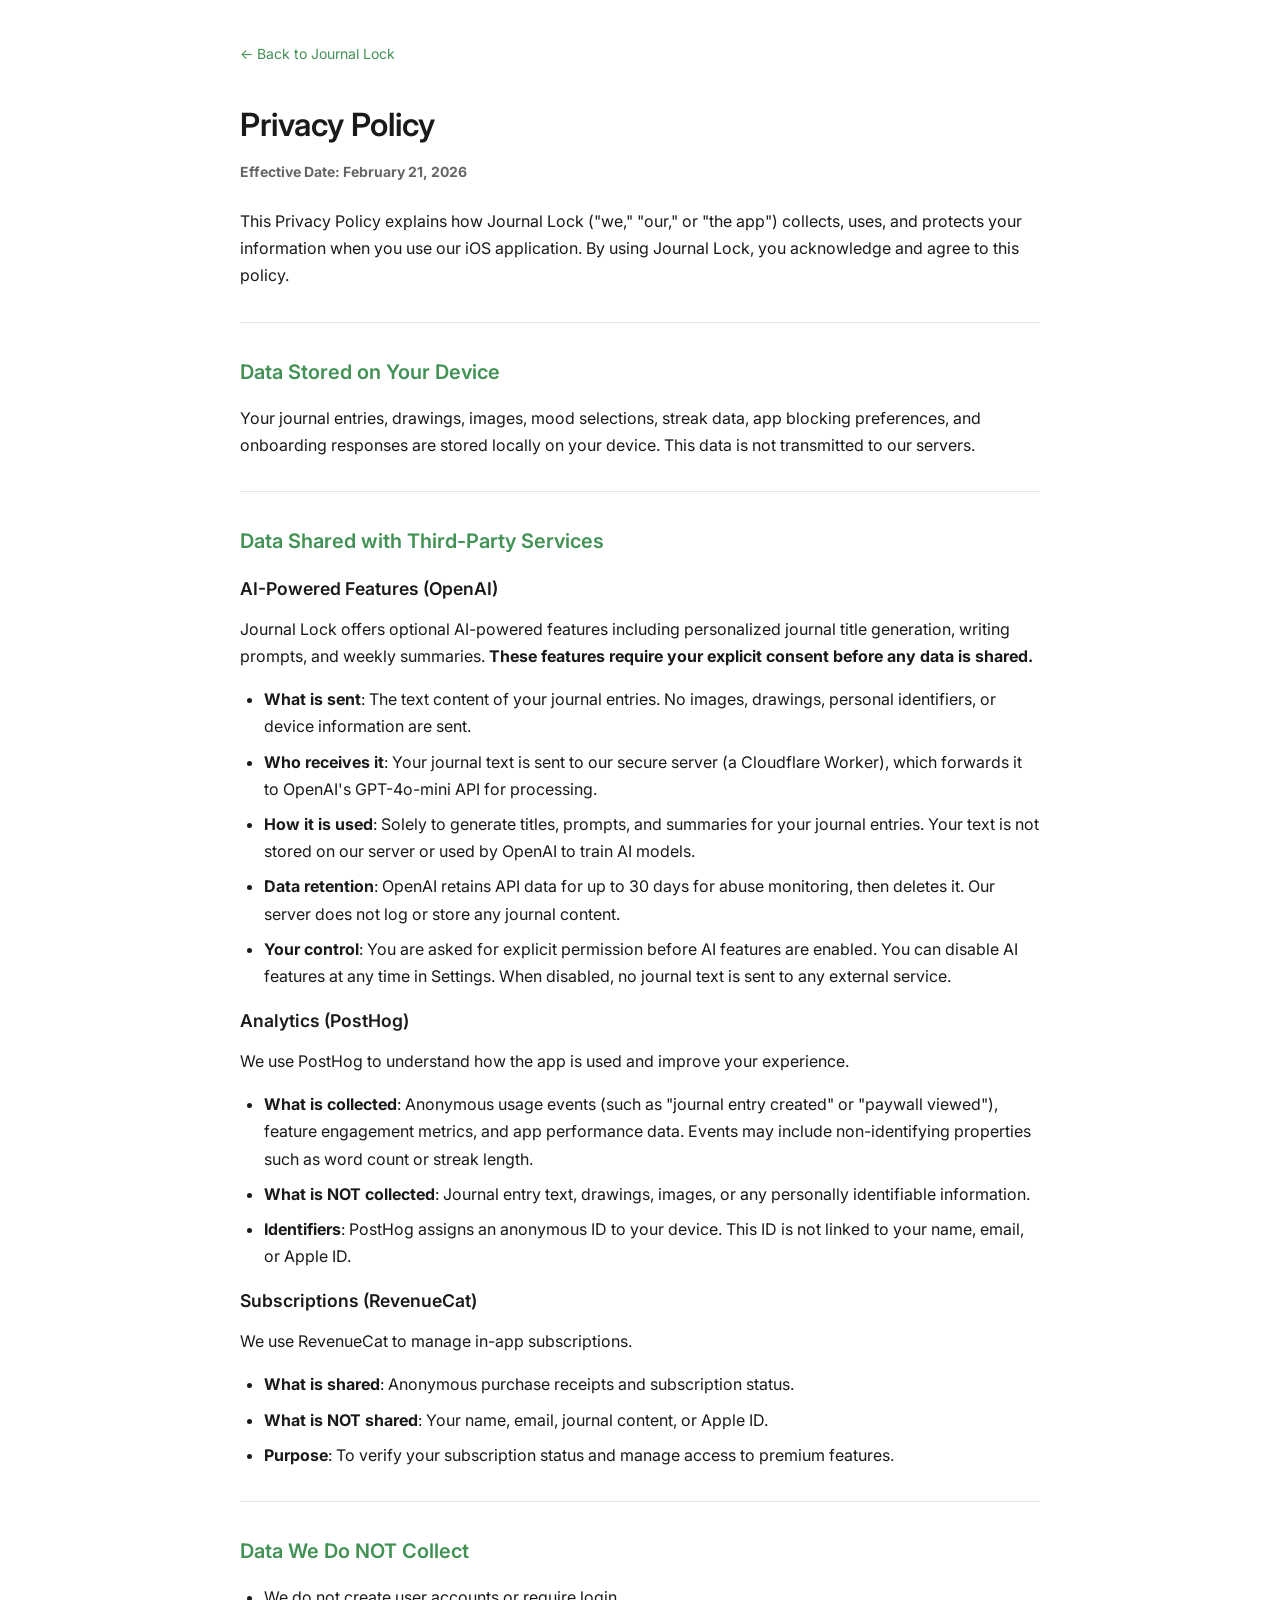
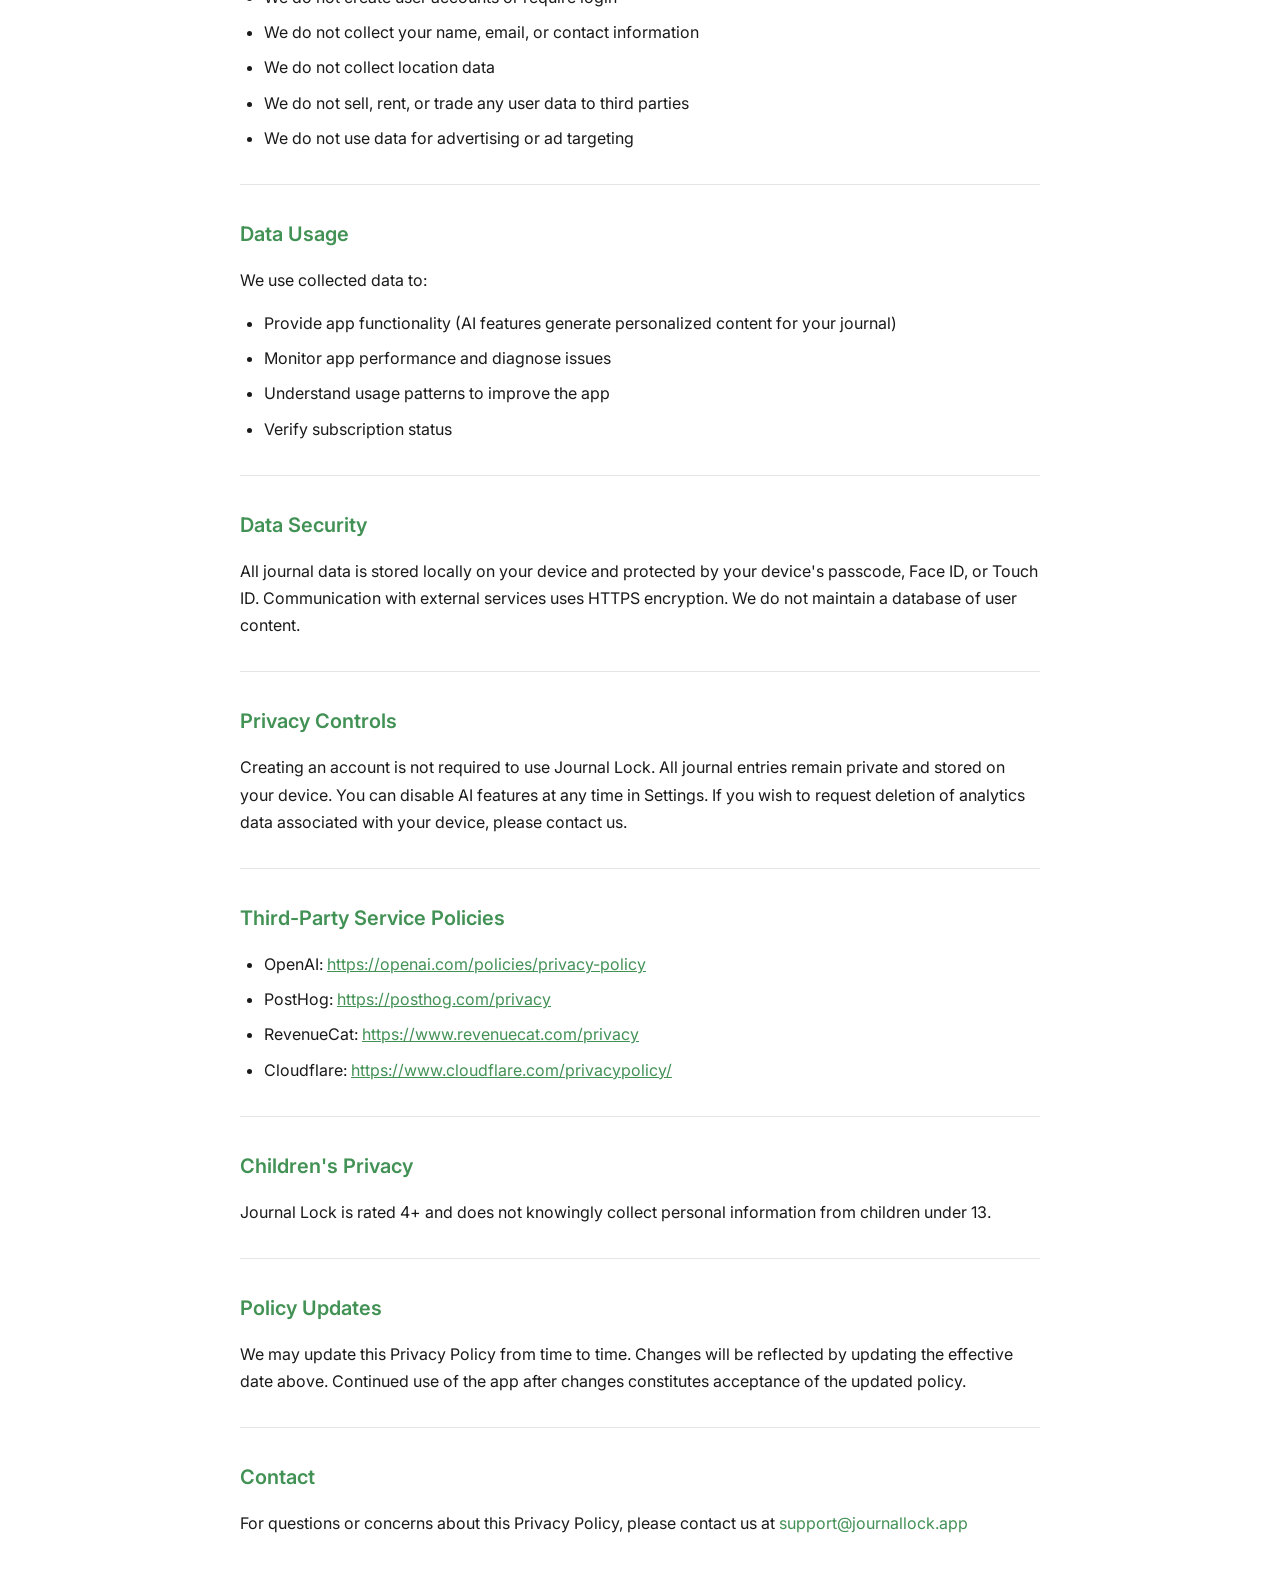
<file: privacy.html>
<!DOCTYPE html>
<html lang="en">
<head>
    <!-- Google Analytics -->
    <script async src="https://www.googletagmanager.com/gtag/js?id=G-XXXXXXXXXX"></script>
    <script>
      window.dataLayer = window.dataLayer || [];
      function gtag(){dataLayer.push(arguments);}
      gtag('js', new Date());
      gtag('config', 'G-XXXXXXXXXX');
    </script>
    <meta charset="UTF-8">
    <meta name="viewport" content="width=device-width, initial-scale=1.0">
    <title>Privacy Policy - Journal Lock</title>
    <meta name="description" content="Journal Lock privacy policy. Your journal entries are stored locally on your device — no cloud uploads, no data mining, no ads." />
    <link rel="canonical" href="https://journallock.app/privacy.html" />

    <link rel="preconnect" href="https://fonts.googleapis.com">
    <link rel="preconnect" href="https://fonts.gstatic.com" crossorigin>
    <link href="https://fonts.googleapis.com/css2?family=Inter:wght@300;400;500;600;700&display=swap" rel="stylesheet">

    <style>
        * {
            margin: 0;
            padding: 0;
            box-sizing: border-box;
        }

        :root {
            --primary: #429155;
            --bg-dark: #1e5630;
        }

        body {
            font-family: 'Inter', -apple-system, BlinkMacSystemFont, 'Segoe UI', Roboto, sans-serif;
            background: #FFFFFF;
            min-height: 100vh;
            color: #1a1a1a;
            line-height: 1.7;
            padding: 20px;
        }

        @media (min-width: 768px) {
            body {
                padding: 40px 80px;
            }
        }

        .container {
            max-width: 800px;
            margin: 0 auto;
        }

        .back-link {
            display: inline-block;
            color: var(--primary);
            text-decoration: none;
            font-size: 0.875rem;
            margin-bottom: 2rem;
        }

        .back-link:hover {
            text-decoration: underline;
        }

        h1 {
            font-size: 2rem;
            font-weight: 600;
            margin-bottom: 0.5rem;
            color: #1a1a1a;
        }

        .effective-date {
            font-size: 0.875rem;
            color: #666;
            margin-bottom: 1.5rem;
        }

        .intro {
            margin-bottom: 2rem;
        }

        hr {
            border: none;
            border-top: 1px solid #e5e5e5;
            margin: 2rem 0;
        }

        h2 {
            font-size: 1.25rem;
            font-weight: 600;
            margin-bottom: 1rem;
            color: var(--primary);
        }

        h3 {
            font-size: 1.1rem;
            font-weight: 600;
            margin-bottom: 0.75rem;
            color: #1a1a1a;
        }

        p {
            margin-bottom: 1rem;
        }

        ul {
            margin-left: 1.5rem;
            margin-bottom: 1rem;
        }

        li {
            margin-bottom: 0.5rem;
        }

        a {
            color: var(--primary);
        }

        .contact-email {
            color: var(--primary);
            text-decoration: none;
        }

        .contact-email:hover {
            text-decoration: underline;
        }
    </style>
</head>
<body>
    <div class="container">
        <a href="index.html" class="back-link">&larr; Back to Journal Lock</a>

        <h1>Privacy Policy</h1>
        <p class="effective-date"><strong>Effective Date: February 21, 2026</strong></p>

        <p class="intro">This Privacy Policy explains how Journal Lock ("we," "our," or "the app") collects, uses, and protects your information when you use our iOS application. By using Journal Lock, you acknowledge and agree to this policy.</p>

        <hr>

        <h2>Data Stored on Your Device</h2>
        <p>Your journal entries, drawings, images, mood selections, streak data, app blocking preferences, and onboarding responses are stored locally on your device. This data is not transmitted to our servers.</p>

        <hr>

        <h2>Data Shared with Third-Party Services</h2>

        <h3>AI-Powered Features (OpenAI)</h3>
        <p>Journal Lock offers optional AI-powered features including personalized journal title generation, writing prompts, and weekly summaries. <strong>These features require your explicit consent before any data is shared.</strong></p>
        <ul>
            <li><strong>What is sent</strong>: The text content of your journal entries. No images, drawings, personal identifiers, or device information are sent.</li>
            <li><strong>Who receives it</strong>: Your journal text is sent to our secure server (a Cloudflare Worker), which forwards it to OpenAI's GPT-4o-mini API for processing.</li>
            <li><strong>How it is used</strong>: Solely to generate titles, prompts, and summaries for your journal entries. Your text is not stored on our server or used by OpenAI to train AI models.</li>
            <li><strong>Data retention</strong>: OpenAI retains API data for up to 30 days for abuse monitoring, then deletes it. Our server does not log or store any journal content.</li>
            <li><strong>Your control</strong>: You are asked for explicit permission before AI features are enabled. You can disable AI features at any time in Settings. When disabled, no journal text is sent to any external service.</li>
        </ul>

        <h3>Analytics (PostHog)</h3>
        <p>We use PostHog to understand how the app is used and improve your experience.</p>
        <ul>
            <li><strong>What is collected</strong>: Anonymous usage events (such as "journal entry created" or "paywall viewed"), feature engagement metrics, and app performance data. Events may include non-identifying properties such as word count or streak length.</li>
            <li><strong>What is NOT collected</strong>: Journal entry text, drawings, images, or any personally identifiable information.</li>
            <li><strong>Identifiers</strong>: PostHog assigns an anonymous ID to your device. This ID is not linked to your name, email, or Apple ID.</li>
        </ul>

        <h3>Subscriptions (RevenueCat)</h3>
        <p>We use RevenueCat to manage in-app subscriptions.</p>
        <ul>
            <li><strong>What is shared</strong>: Anonymous purchase receipts and subscription status.</li>
            <li><strong>What is NOT shared</strong>: Your name, email, journal content, or Apple ID.</li>
            <li><strong>Purpose</strong>: To verify your subscription status and manage access to premium features.</li>
        </ul>

        <hr>

        <h2>Data We Do NOT Collect</h2>
        <ul>
            <li>We do not create user accounts or require login</li>
            <li>We do not collect your name, email, or contact information</li>
            <li>We do not collect location data</li>
            <li>We do not sell, rent, or trade any user data to third parties</li>
            <li>We do not use data for advertising or ad targeting</li>
        </ul>

        <hr>

        <h2>Data Usage</h2>
        <p>We use collected data to:</p>
        <ul>
            <li>Provide app functionality (AI features generate personalized content for your journal)</li>
            <li>Monitor app performance and diagnose issues</li>
            <li>Understand usage patterns to improve the app</li>
            <li>Verify subscription status</li>
        </ul>

        <hr>

        <h2>Data Security</h2>
        <p>All journal data is stored locally on your device and protected by your device's passcode, Face ID, or Touch ID. Communication with external services uses HTTPS encryption. We do not maintain a database of user content.</p>

        <hr>

        <h2>Privacy Controls</h2>
        <p>Creating an account is not required to use Journal Lock. All journal entries remain private and stored on your device. You can disable AI features at any time in Settings. If you wish to request deletion of analytics data associated with your device, please contact us.</p>

        <hr>

        <h2>Third-Party Service Policies</h2>
        <ul>
            <li>OpenAI: <a href="https://openai.com/policies/privacy-policy">https://openai.com/policies/privacy-policy</a></li>
            <li>PostHog: <a href="https://posthog.com/privacy">https://posthog.com/privacy</a></li>
            <li>RevenueCat: <a href="https://www.revenuecat.com/privacy">https://www.revenuecat.com/privacy</a></li>
            <li>Cloudflare: <a href="https://www.cloudflare.com/privacypolicy/">https://www.cloudflare.com/privacypolicy/</a></li>
        </ul>

        <hr>

        <h2>Children's Privacy</h2>
        <p>Journal Lock is rated 4+ and does not knowingly collect personal information from children under 13.</p>

        <hr>

        <h2>Policy Updates</h2>
        <p>We may update this Privacy Policy from time to time. Changes will be reflected by updating the effective date above. Continued use of the app after changes constitutes acceptance of the updated policy.</p>

        <hr>

        <h2>Contact</h2>
        <p>For questions or concerns about this Privacy Policy, please contact us at <a href="mailto:support@journallock.app" class="contact-email">support@journallock.app</a></p>
    </div>
</body>
</html>
</file>
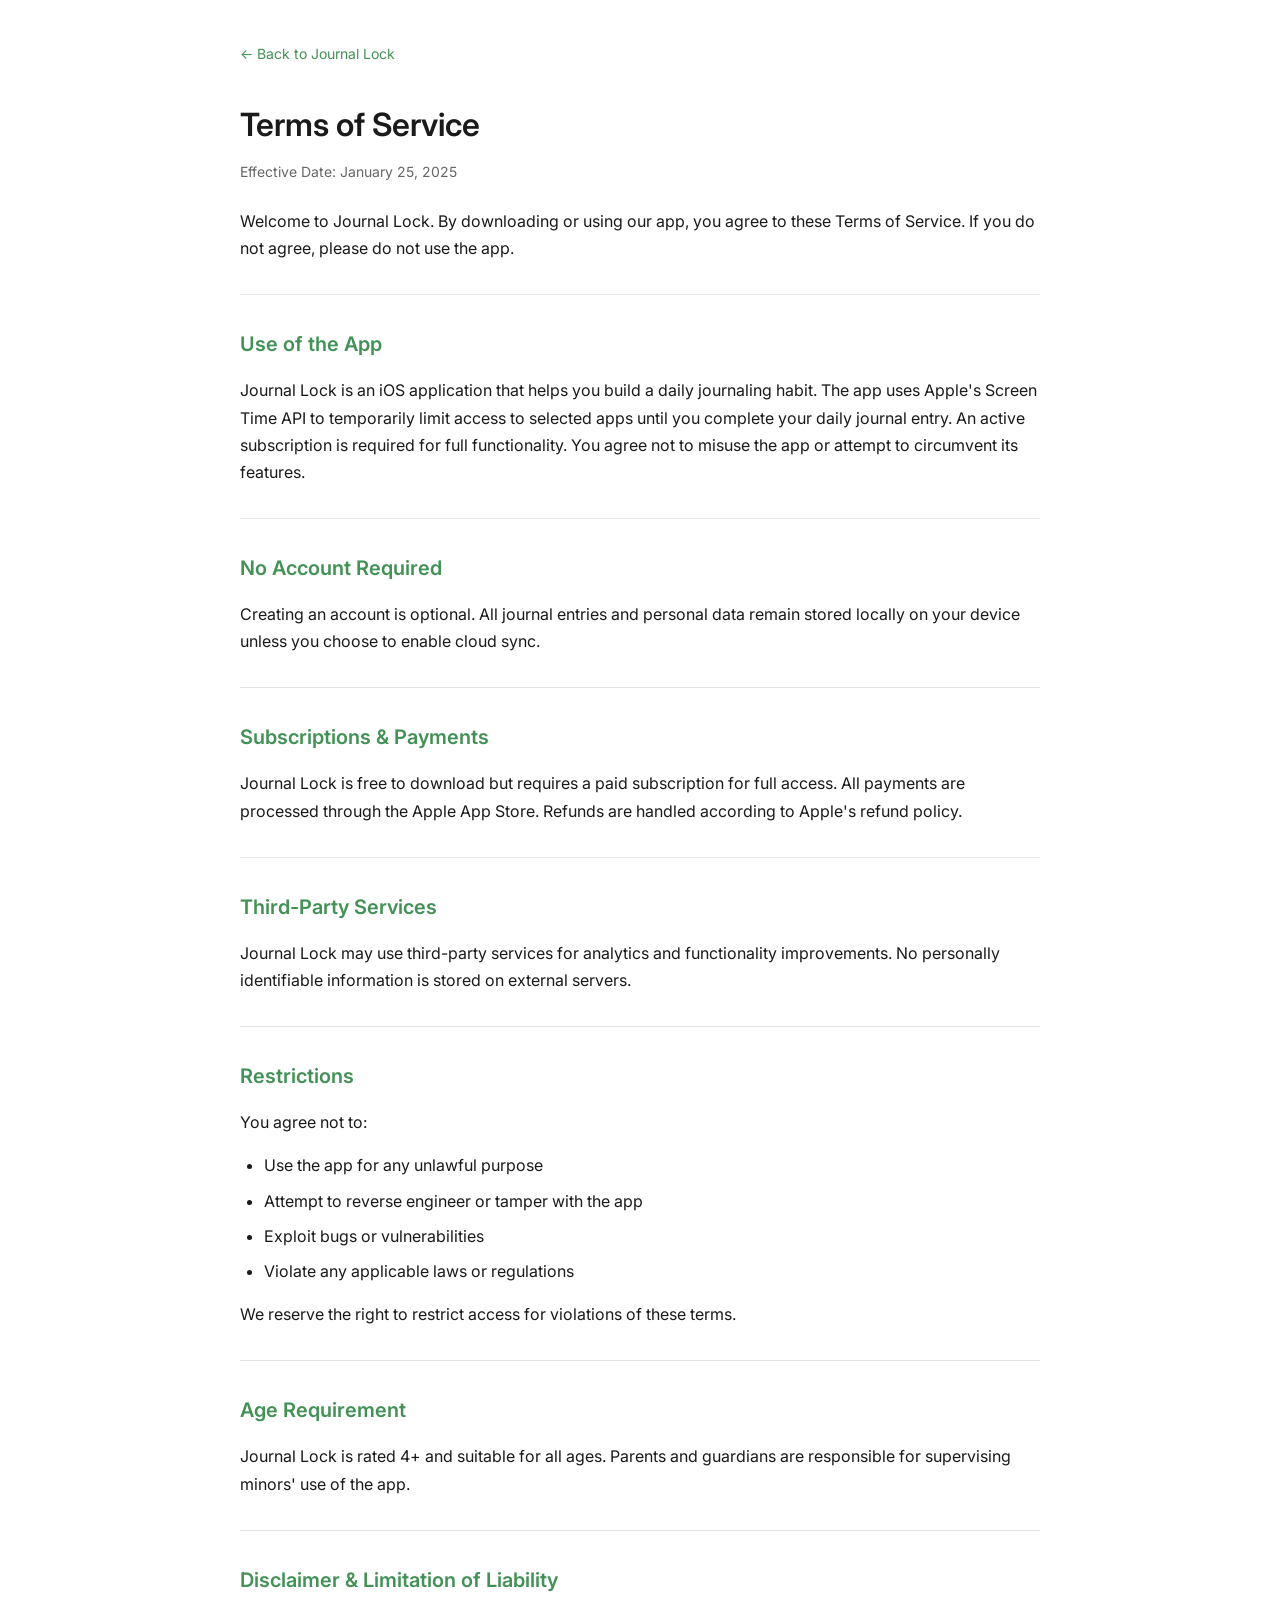
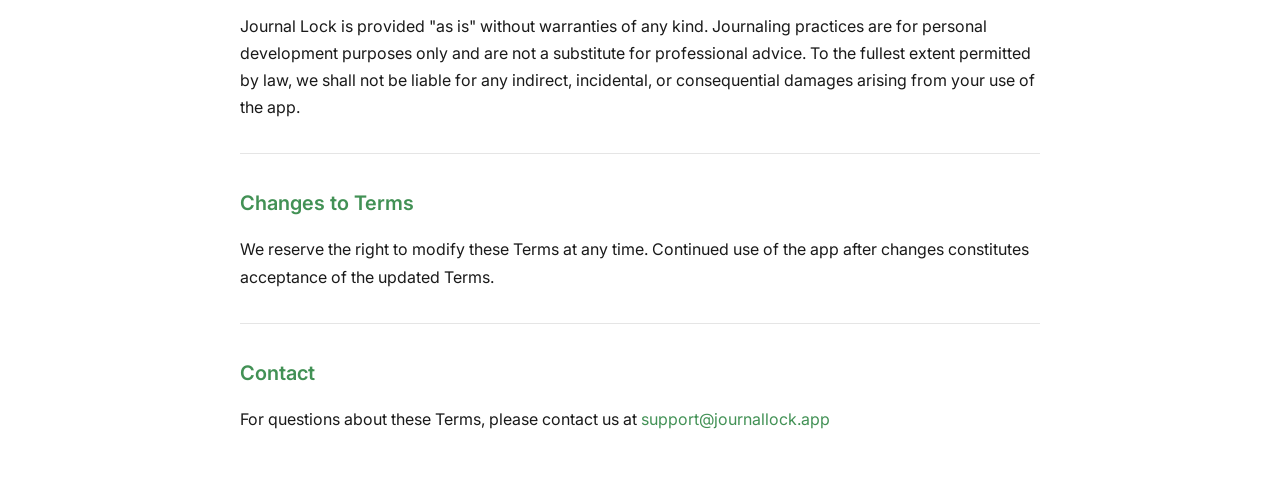
<file: terms.html>
<!DOCTYPE html>
<html lang="en">
<head>
    <!-- Google Analytics -->
    <script async src="https://www.googletagmanager.com/gtag/js?id=G-XXXXXXXXXX"></script>
    <script>
      window.dataLayer = window.dataLayer || [];
      function gtag(){dataLayer.push(arguments);}
      gtag('js', new Date());
      gtag('config', 'G-XXXXXXXXXX');
    </script>
    <meta charset="UTF-8">
    <meta name="viewport" content="width=device-width, initial-scale=1.0">
    <title>Terms of Service - Journal Lock</title>
    <meta name="description" content="Terms of service for Journal Lock, the iPhone app that locks distracting apps until you write a journal entry." />
    <link rel="canonical" href="https://journallock.app/terms.html" />

    <link rel="preconnect" href="https://fonts.googleapis.com">
    <link rel="preconnect" href="https://fonts.gstatic.com" crossorigin>
    <link href="https://fonts.googleapis.com/css2?family=Inter:wght@300;400;500;600;700&display=swap" rel="stylesheet">

    <style>
        * {
            margin: 0;
            padding: 0;
            box-sizing: border-box;
        }

        :root {
            --primary: #429155;
            --bg-dark: #1e5630;
        }

        body {
            font-family: 'Inter', -apple-system, BlinkMacSystemFont, 'Segoe UI', Roboto, sans-serif;
            background: #FFFFFF;
            min-height: 100vh;
            color: #1a1a1a;
            line-height: 1.7;
            padding: 20px;
        }

        @media (min-width: 768px) {
            body {
                padding: 40px 80px;
            }
        }

        .container {
            max-width: 800px;
            margin: 0 auto;
        }

        .back-link {
            display: inline-block;
            color: var(--primary);
            text-decoration: none;
            font-size: 0.875rem;
            margin-bottom: 2rem;
        }

        .back-link:hover {
            text-decoration: underline;
        }

        h1 {
            font-size: 2rem;
            font-weight: 600;
            margin-bottom: 0.5rem;
            color: #1a1a1a;
        }

        .effective-date {
            font-size: 0.875rem;
            color: #666;
            margin-bottom: 1.5rem;
        }

        .intro {
            margin-bottom: 2rem;
        }

        hr {
            border: none;
            border-top: 1px solid #e5e5e5;
            margin: 2rem 0;
        }

        h2 {
            font-size: 1.25rem;
            font-weight: 600;
            margin-bottom: 1rem;
            color: var(--primary);
        }

        p {
            margin-bottom: 1rem;
        }

        ul {
            margin-left: 1.5rem;
            margin-bottom: 1rem;
        }

        li {
            margin-bottom: 0.5rem;
        }

        a {
            color: var(--primary);
        }

        .contact-email {
            color: var(--primary);
            text-decoration: none;
        }

        .contact-email:hover {
            text-decoration: underline;
        }
    </style>
</head>
<body>
    <div class="container">
        <a href="index.html" class="back-link">&larr; Back to Journal Lock</a>

        <h1>Terms of Service</h1>
        <p class="effective-date">Effective Date: January 25, 2025</p>

        <p class="intro">Welcome to Journal Lock. By downloading or using our app, you agree to these Terms of Service. If you do not agree, please do not use the app.</p>

        <hr>

        <h2>Use of the App</h2>
        <p>Journal Lock is an iOS application that helps you build a daily journaling habit. The app uses Apple's Screen Time API to temporarily limit access to selected apps until you complete your daily journal entry. An active subscription is required for full functionality. You agree not to misuse the app or attempt to circumvent its features.</p>

        <hr>

        <h2>No Account Required</h2>
        <p>Creating an account is optional. All journal entries and personal data remain stored locally on your device unless you choose to enable cloud sync.</p>

        <hr>

        <h2>Subscriptions & Payments</h2>
        <p>Journal Lock is free to download but requires a paid subscription for full access. All payments are processed through the Apple App Store. Refunds are handled according to Apple's refund policy.</p>

        <hr>

        <h2>Third-Party Services</h2>
        <p>Journal Lock may use third-party services for analytics and functionality improvements. No personally identifiable information is stored on external servers.</p>

        <hr>

        <h2>Restrictions</h2>
        <p>You agree not to:</p>
        <ul>
            <li>Use the app for any unlawful purpose</li>
            <li>Attempt to reverse engineer or tamper with the app</li>
            <li>Exploit bugs or vulnerabilities</li>
            <li>Violate any applicable laws or regulations</li>
        </ul>
        <p>We reserve the right to restrict access for violations of these terms.</p>

        <hr>

        <h2>Age Requirement</h2>
        <p>Journal Lock is rated 4+ and suitable for all ages. Parents and guardians are responsible for supervising minors' use of the app.</p>

        <hr>

        <h2>Disclaimer & Limitation of Liability</h2>
        <p>Journal Lock is provided "as is" without warranties of any kind. Journaling practices are for personal development purposes only and are not a substitute for professional advice. To the fullest extent permitted by law, we shall not be liable for any indirect, incidental, or consequential damages arising from your use of the app.</p>

        <hr>

        <h2>Changes to Terms</h2>
        <p>We reserve the right to modify these Terms at any time. Continued use of the app after changes constitutes acceptance of the updated Terms.</p>

        <hr>

        <h2>Contact</h2>
        <p>For questions about these Terms, please contact us at <a href="mailto:support@journallock.app" class="contact-email">support@journallock.app</a></p>
    </div>
</body>
</html>
</file>
